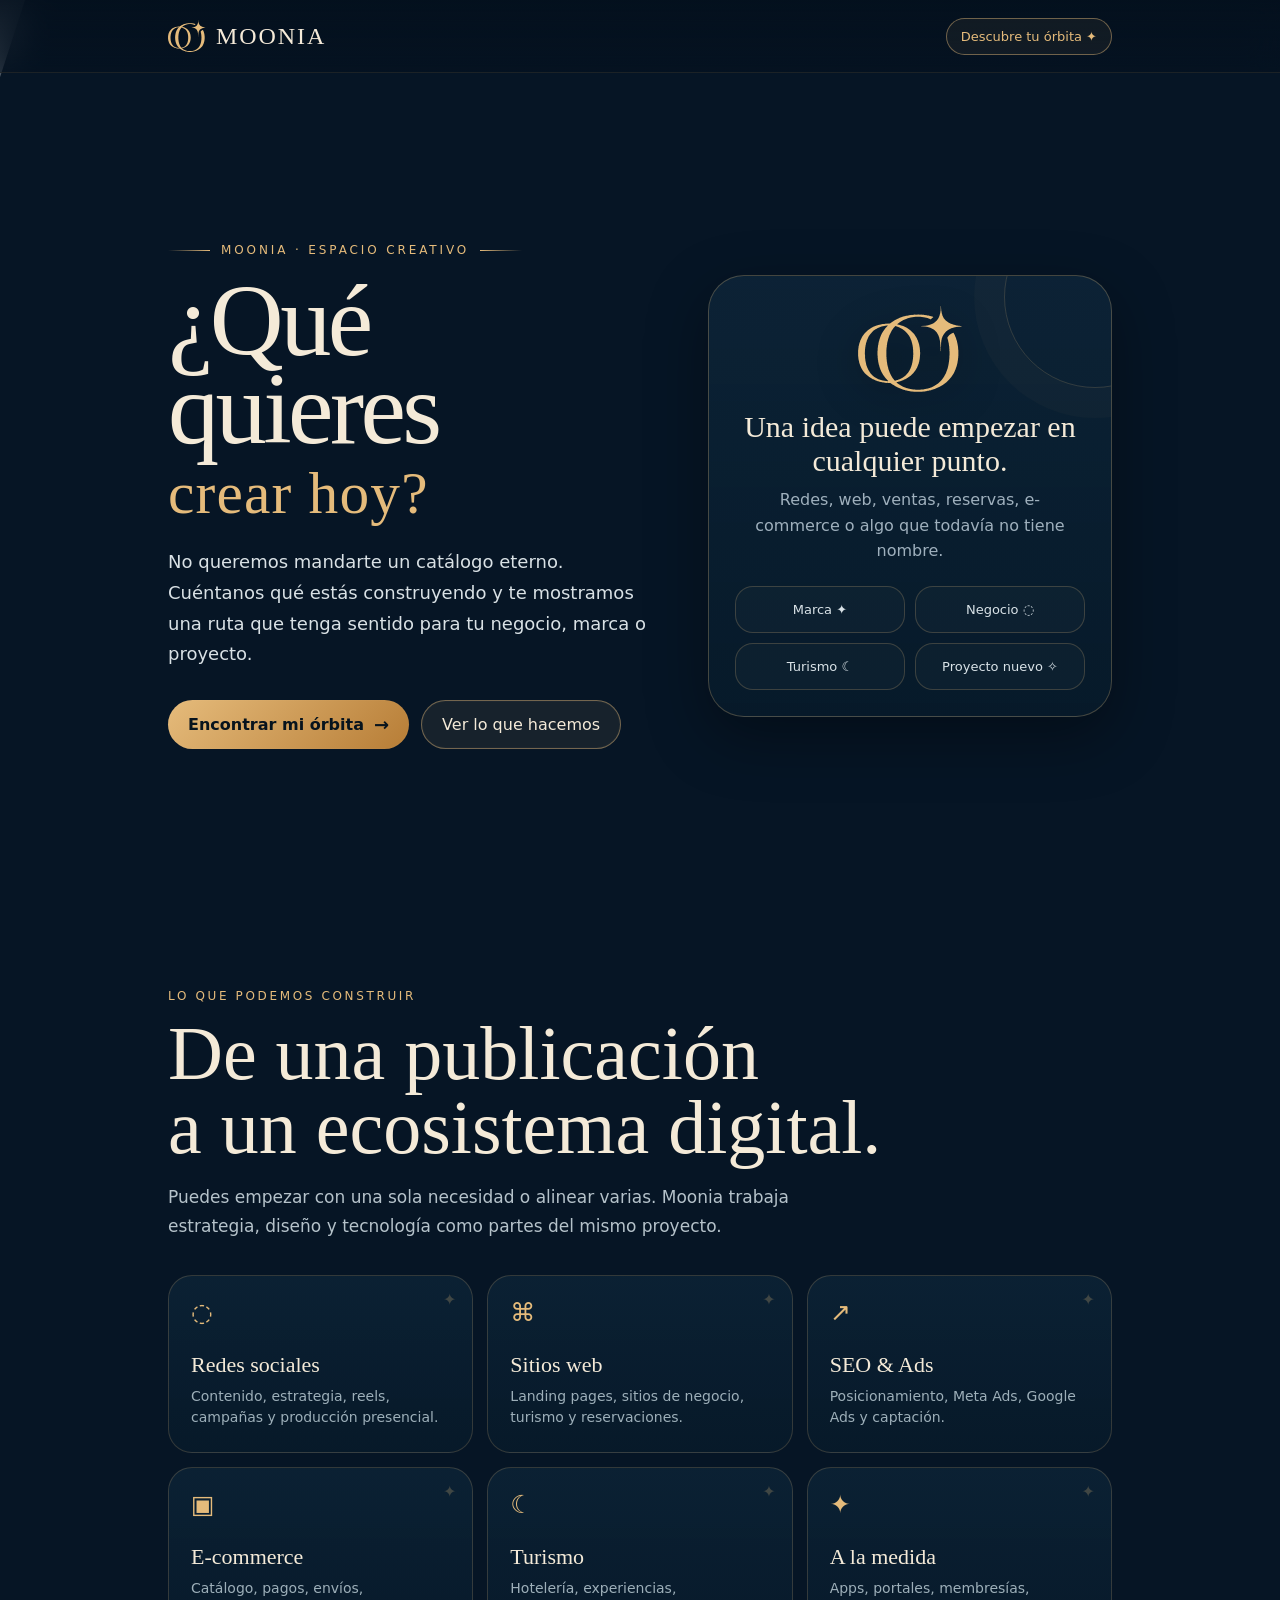
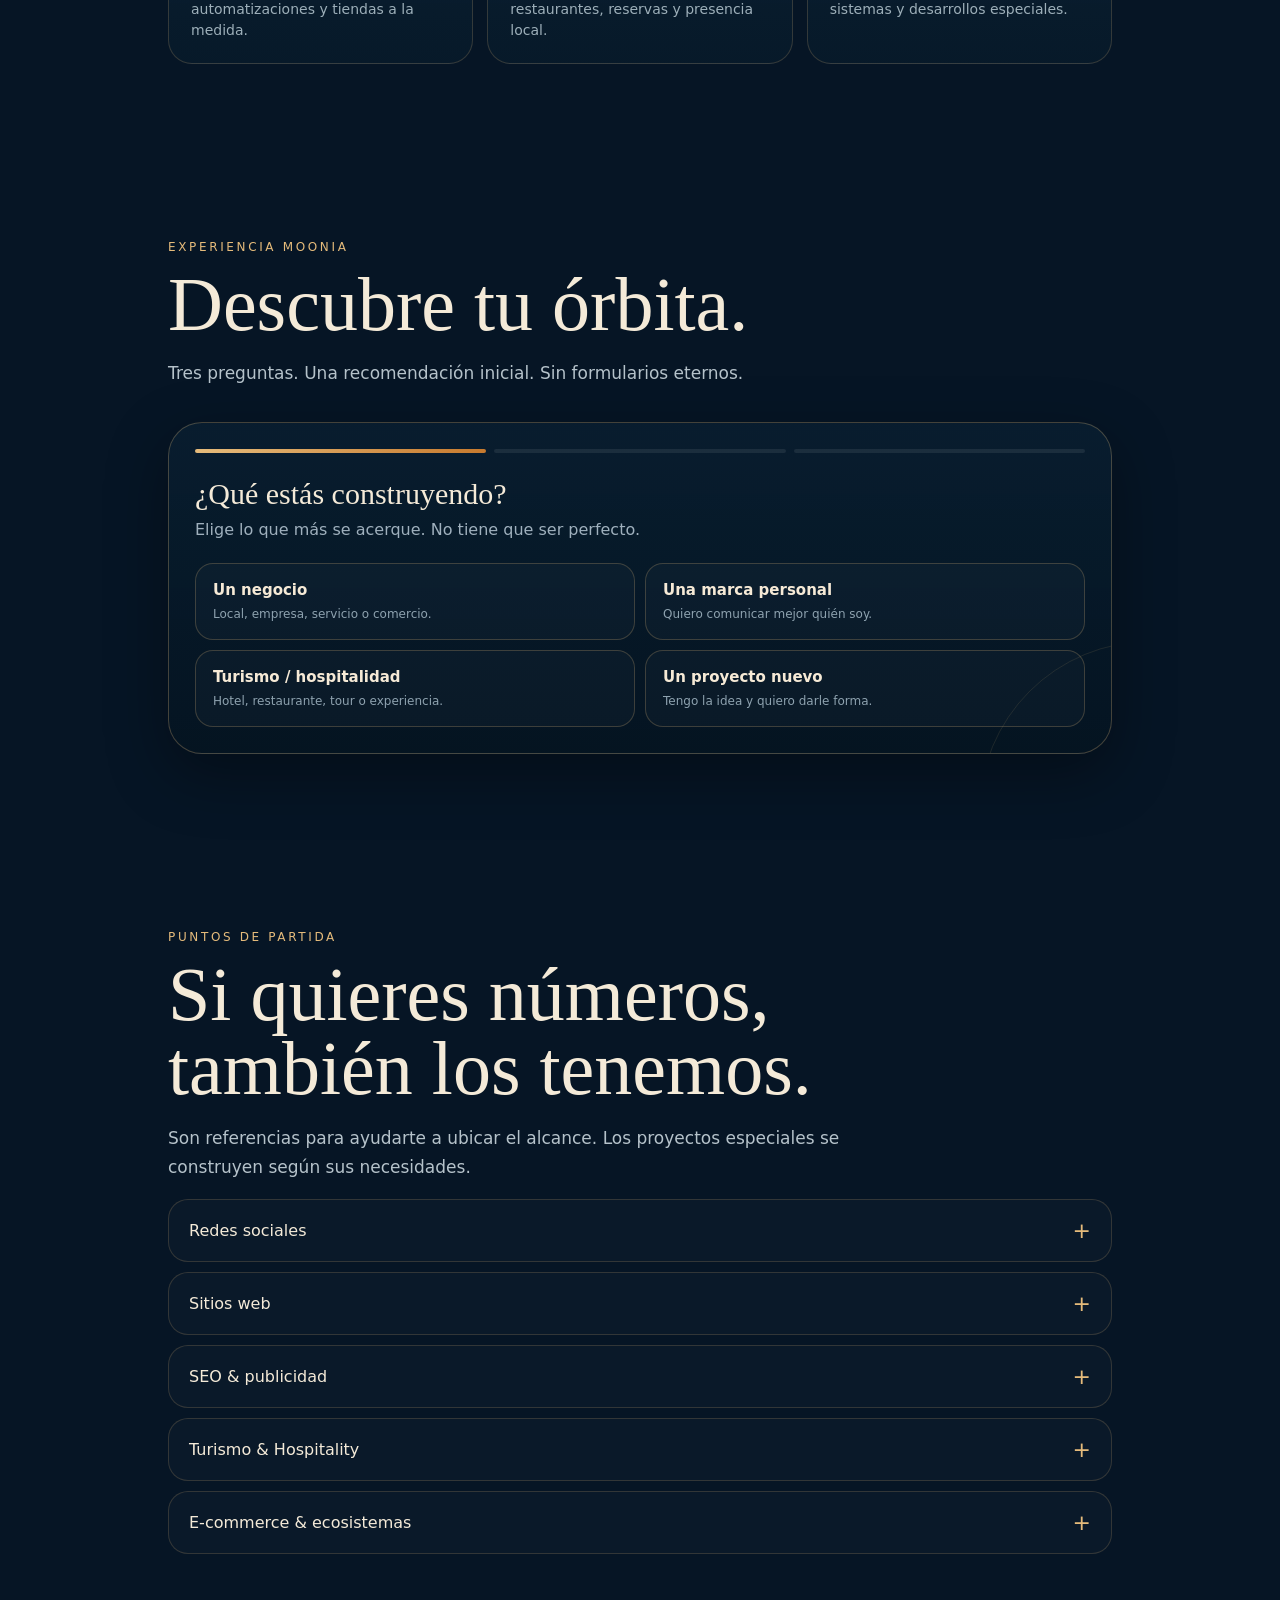
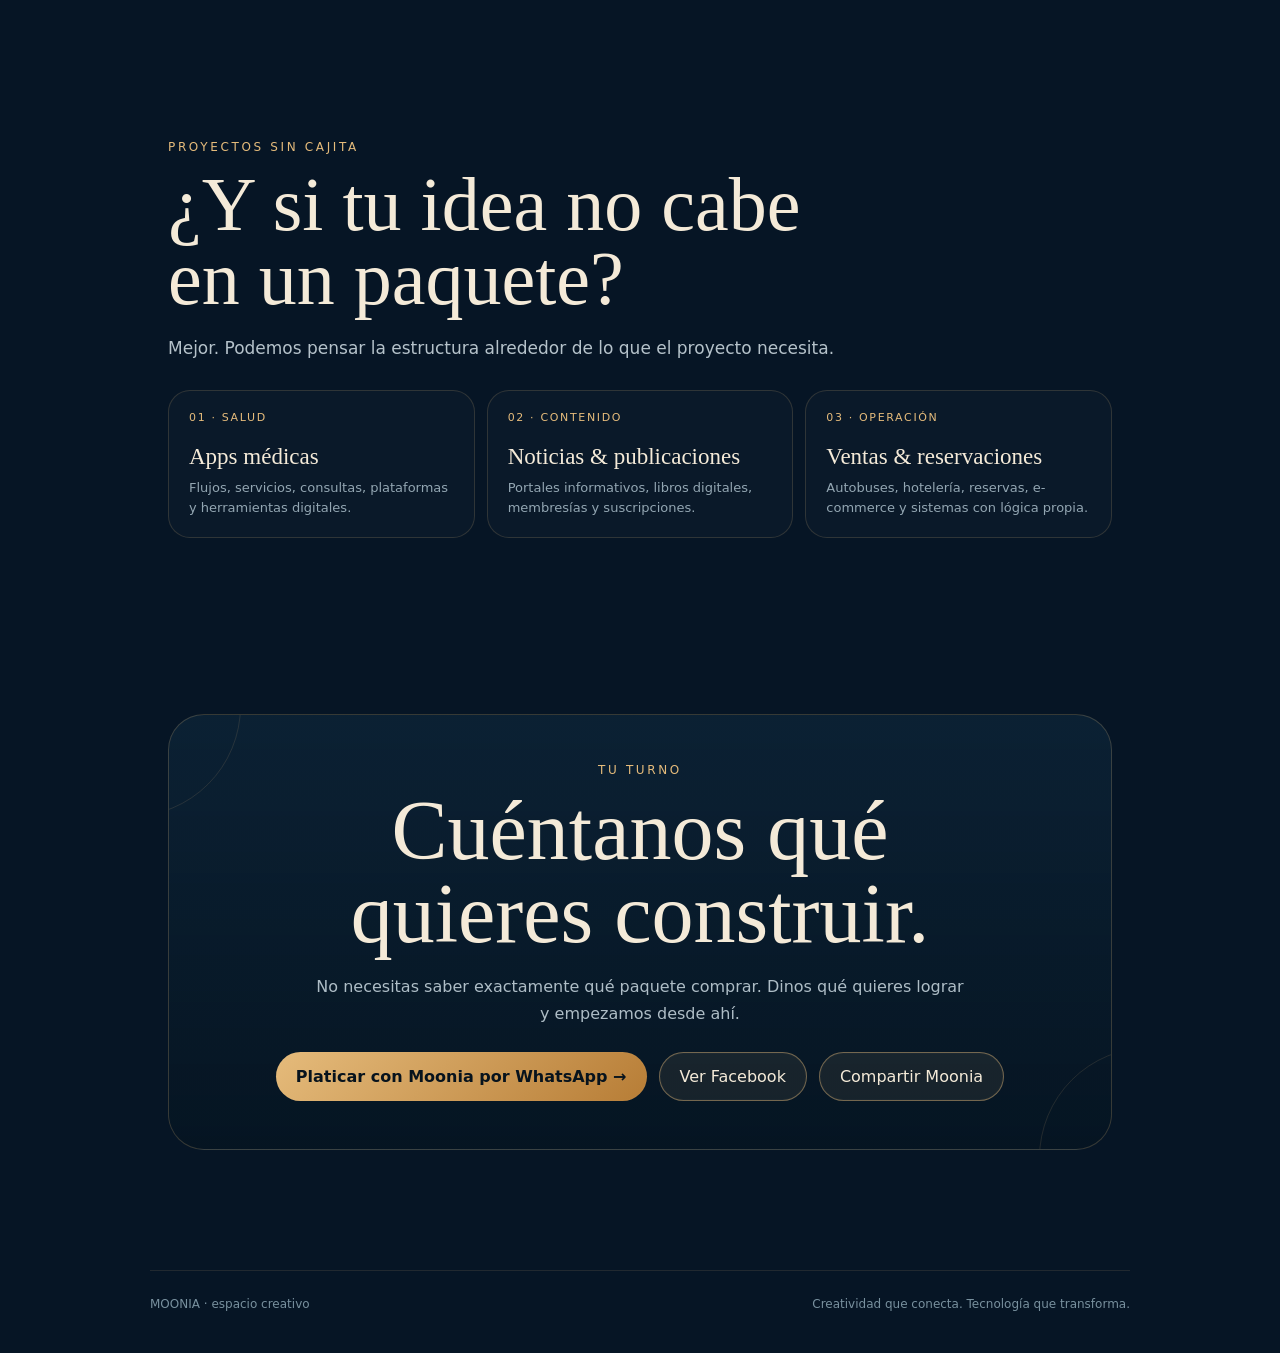
<file: index.html>
<!doctype html>
<html lang="es">
<head>
  <meta charset="utf-8" />
  <meta name="viewport" content="width=device-width, initial-scale=1, viewport-fit=cover" />
  <meta name="theme-color" content="#061525" />
  <meta name="description" content="Descubre qué puede crear Moonia para tu negocio, marca o proyecto." />

  <meta property="og:type" content="website" />
  <meta property="og:site_name" content="Moonia · espacio creativo" />
  <meta property="og:title" content="Moonia · ¿Qué quieres crear hoy?" />
  <meta property="og:description" content="Descubre qué podemos construir para tu negocio, marca o proyecto. Encuentra tu órbita en tres preguntas." />
  <meta property="og:url" content="https://mafvup.github.io/moonia-experience/" />
  <meta property="og:image" content="https://mafvup.github.io/moonia-experience/moonia-preview.png" />
  <meta property="og:image:width" content="1200" />
  <meta property="og:image:height" content="630" />
  <meta property="og:image:alt" content="Moonia · ¿Qué quieres crear hoy?" />

  <meta name="twitter:card" content="summary_large_image" />
  <meta name="twitter:title" content="Moonia · ¿Qué quieres crear hoy?" />
  <meta name="twitter:description" content="Encuentra una ruta para tu negocio, marca o proyecto." />
  <meta name="twitter:image" content="https://mafvup.github.io/moonia-experience/moonia-preview.png" />

  <title>Moonia · ¿Qué quieres crear hoy?</title>
  <link rel="icon" href="moonia-mark.svg" type="image/svg+xml" />
  <link rel="stylesheet" href="styles.css" />
</head>
<body>
  <div class="sky"></div><div class="stars"></div><div class="moon"></div><div class="orbit"></div>

  <div class="loader" id="loader">
    <div class="loader-inner">
      <img class="loader-mark" src="moonia-mark.svg" alt="Símbolo Moonia" />
      <div class="loader-line"></div>
      <div class="loader-copy">Alineando ideas</div>
    </div>
  </div>

  <nav class="nav">
    <div class="shell nav-inner">
      <a class="brand-lockup" href="#inicio" aria-label="Moonia"><img src="moonia-mark.svg" alt="" /><span class="brand-word serif">MOONIA</span></a>
      <a class="nav-cta" href="#orbita">Descubre tu órbita ✦</a>
    </div>
  </nav>

  <main>
    <section class="hero" id="inicio">
      <div class="shell hero-grid">
        <div>
          <div class="eyebrow">Moonia · espacio creativo</div>
          <h1 class="serif">¿Qué quieres<span>crear hoy?</span></h1>
          <p class="hero-lead">No queremos mandarte un catálogo eterno. Cuéntanos qué estás construyendo y te mostramos una ruta que tenga sentido para tu negocio, marca o proyecto.</p>
          <div class="actions">
            <a class="btn primary" href="#orbita">Encontrar mi órbita <span class="arrow">→</span></a>
            <a class="btn" href="#servicios">Ver lo que hacemos</a>
          </div>
        </div>
        <div class="hero-card reveal">
          <img class="hero-mark" src="moonia-mark.svg" alt="Símbolo Moonia" />
          <h3 class="question serif">Una idea puede empezar en cualquier punto.</h3>
          <p>Redes, web, ventas, reservas, e-commerce o algo que todavía no tiene nombre.</p>
          <div class="mini-options"><div class="mini-option">Marca ✦</div><div class="mini-option">Negocio ◌</div><div class="mini-option">Turismo ☾</div><div class="mini-option">Proyecto nuevo ✧</div></div>
        </div>
      </div>
    </section>

    <section id="servicios">
      <div class="shell">
        <div class="section-kicker">Lo que podemos construir</div>
        <h2 class="serif">De una publicación<br>a un ecosistema digital.</h2>
        <p class="section-copy">Puedes empezar con una sola necesidad o alinear varias. Moonia trabaja estrategia, diseño y tecnología como partes del mismo proyecto.</p>
        <div class="services-grid">
          <div class="service reveal"><div class="icon">◌</div><h3>Redes sociales</h3><p>Contenido, estrategia, reels, campañas y producción presencial.</p></div>
          <div class="service reveal"><div class="icon">⌘</div><h3>Sitios web</h3><p>Landing pages, sitios de negocio, turismo y reservaciones.</p></div>
          <div class="service reveal"><div class="icon">↗</div><h3>SEO & Ads</h3><p>Posicionamiento, Meta Ads, Google Ads y captación.</p></div>
          <div class="service reveal"><div class="icon">▣</div><h3>E-commerce</h3><p>Catálogo, pagos, envíos, automatizaciones y tiendas a la medida.</p></div>
          <div class="service reveal"><div class="icon">☾</div><h3>Turismo</h3><p>Hotelería, experiencias, restaurantes, reservas y presencia local.</p></div>
          <div class="service reveal"><div class="icon">✦</div><h3>A la medida</h3><p>Apps, portales, membresías, sistemas y desarrollos especiales.</p></div>
        </div>
      </div>
    </section>

    <section id="orbita">
      <div class="shell">
        <div class="section-kicker">Experiencia Moonia</div>
        <h2 class="serif">Descubre tu órbita.</h2>
        <p class="section-copy">Tres preguntas. Una recomendación inicial. Sin formularios eternos.</p>
        <div class="quiz-wrap reveal">
          <div class="quiz-progress"><span id="p1" class="on"></span><span id="p2"></span><span id="p3"></span></div>
          <div class="quiz-step active" data-step="1">
            <h3 class="quiz-q">¿Qué estás construyendo?</h3><p class="quiz-sub">Elige lo que más se acerque. No tiene que ser perfecto.</p>
            <div class="choice-grid">
              <button class="choice" data-key="type" data-value="negocio"><b>Un negocio</b><small>Local, empresa, servicio o comercio.</small></button>
              <button class="choice" data-key="type" data-value="marca"><b>Una marca personal</b><small>Quiero comunicar mejor quién soy.</small></button>
              <button class="choice" data-key="type" data-value="turismo"><b>Turismo / hospitalidad</b><small>Hotel, restaurante, tour o experiencia.</small></button>
              <button class="choice" data-key="type" data-value="nuevo"><b>Un proyecto nuevo</b><small>Tengo la idea y quiero darle forma.</small></button>
            </div>
          </div>
          <div class="quiz-step" data-step="2">
            <h3 class="quiz-q">¿Qué necesitas lograr primero?</h3><p class="quiz-sub">La prioridad nos ayuda a elegir una ruta.</p>
            <div class="choice-grid">
              <button class="choice" data-key="goal" data-value="redes"><b>Mejorar mis redes</b><small>Contenido, imagen y estrategia.</small></button>
              <button class="choice" data-key="goal" data-value="web"><b>Tener una buena web</b><small>Presencia, información o reservaciones.</small></button>
              <button class="choice" data-key="goal" data-value="ventas"><b>Conseguir clientes / vender</b><small>SEO, anuncios y conversión.</small></button>
              <button class="choice" data-key="goal" data-value="especial"><b>Construir algo especial</b><small>Tienda, sistema, app o plataforma.</small></button>
            </div>
          </div>
          <div class="quiz-step" data-step="3">
            <h3 class="quiz-q">¿En qué momento está tu proyecto?</h3><p class="quiz-sub">Esto cambia cuánto conviene construir desde el inicio.</p>
            <div class="choice-grid">
              <button class="choice" data-key="stage" data-value="inicio"><b>Estoy empezando</b><small>Necesito una base clara y funcional.</small></button>
              <button class="choice" data-key="stage" data-value="operando"><b>Ya está operando</b><small>Quiero mejorar lo que ya tengo.</small></button>
              <button class="choice" data-key="stage" data-value="crecer"><b>Quiero crecer</b><small>Necesito más estructura y resultados.</small></button>
              <button class="choice" data-key="stage" data-value="todo"><b>Quiero alinear todo</b><small>Web, redes, imagen, SEO y estrategia.</small></button>
            </div>
          </div>
          <div class="result" id="result">
            <div class="result-badge">✦ Tu órbita</div>
            <p class="result-intro">Por lo que nos contaste, creemos que este puede ser un buen punto de partida:</p>
            <h3 id="resultName">Moonia Híbrido</h3>
            <div class="result-price" id="resultPrice">$5,900 / mes</div>
            <p id="resultText">Una combinación equilibrada de contenido, estrategia y crecimiento.</p>
            <p class="result-note">No es una decisión definitiva. Podemos ajustar la propuesta a las necesidades reales de tu proyecto.</p>
            <div class="result-actions">
              <a id="resultContact" class="btn primary" href="#" target="_blank" rel="noopener">Platicar con Moonia por WhatsApp →</a>
              <button class="btn" id="restart">Volver a intentar</button>
            </div>
          </div>
        </div>
      </div>
    </section>

    <section id="precios">
      <div class="shell">
        <div class="section-kicker">Puntos de partida</div>
        <h2 class="serif">Si quieres números,<br>también los tenemos.</h2>
        <p class="section-copy">Son referencias para ayudarte a ubicar el alcance. Los proyectos especiales se construyen según sus necesidades.</p>
        <details class="reveal"><summary>Redes sociales</summary><div class="price-list"><div class="price-row"><b>Moonia Digital</b><span>$2,900 / mes</span></div><div class="price-row"><b>Moonia Híbrido</b><span>$5,900 / mes</span></div><div class="price-row"><b>Moonia Presencial</b><span>$9,900 / mes</span></div></div></details>
        <details class="reveal"><summary>Sitios web</summary><div class="price-list"><div class="price-row"><b>Landing turística</b><span>$7,900</span></div><div class="price-row"><b>Sitio negocio</b><span>$13,900</span></div><div class="price-row"><b>Web turismo avanzada</b><span>$18,900</span></div><div class="price-row"><b>Web turismo + reservas</b><span>desde $24,900</span></div><div class="price-row"><b>Página web a la medida</b><span>según necesidades</span></div></div></details>
        <details class="reveal"><summary>SEO & publicidad</summary><div class="price-list"><div class="price-row"><b>SEO Local</b><span>$3,900 / mes</span></div><div class="price-row"><b>SEO Growth</b><span>$6,900 / mes</span></div><div class="price-row"><b>Meta Ads · gestión</b><span>desde $2,500 / mes</span></div><div class="price-row"><b>Google Ads · gestión</b><span>desde $2,900 / mes</span></div><div class="price-row"><b>Meta + Google</b><span>desde $4,500 / mes</span></div></div></details>
        <details class="reveal"><summary>Turismo & Hospitality</summary><div class="price-list"><div class="price-row"><b>Marea</b><span>$7,900 / mes</span></div><div class="price-row"><b>Pleamar</b><span>$12,900 / mes</span></div><div class="price-row"><b>Horizonte</b><span>$19,900 / mes</span></div></div></details>
        <details class="reveal"><summary>E-commerce & ecosistemas</summary><div class="price-list"><div class="price-row"><b>E-commerce Esencial</b><span>desde $35,000</span></div><div class="price-row"><b>E-commerce Plus</b><span>desde $58,000</span></div><div class="price-row"><b>Sicigia · ecosistema digital</b><span>$34,900</span></div></div></details>
      </div>
    </section>

    <section>
      <div class="shell">
        <div class="section-kicker">Proyectos sin cajita</div>
        <h2 class="serif">¿Y si tu idea no cabe<br>en un paquete?</h2>
        <p class="section-copy">Mejor. Podemos pensar la estructura alrededor de lo que el proyecto necesita.</p>
        <div class="proof-grid">
          <div class="proof reveal"><div class="num">01 · SALUD</div><h3>Apps médicas</h3><p>Flujos, servicios, consultas, plataformas y herramientas digitales.</p></div>
          <div class="proof reveal"><div class="num">02 · CONTENIDO</div><h3>Noticias & publicaciones</h3><p>Portales informativos, libros digitales, membresías y suscripciones.</p></div>
          <div class="proof reveal"><div class="num">03 · OPERACIÓN</div><h3>Ventas & reservaciones</h3><p>Autobuses, hotelería, reservas, e-commerce y sistemas con lógica propia.</p></div>
        </div>
      </div>
    </section>

    <section class="final">
      <div class="shell">
        <div class="final-card reveal">
          <div class="section-kicker">Tu turno</div>
          <h2 class="serif">Cuéntanos qué<br>quieres construir.</h2>
          <p>No necesitas saber exactamente qué paquete comprar. Dinos qué quieres lograr y empezamos desde ahí.</p>
          <div class="actions" style="justify-content:center">
            <a class="btn primary" id="mainWhatsApp" href="#" target="_blank" rel="noopener">Platicar con Moonia por WhatsApp →</a>
            <a class="btn" href="https://www.facebook.com/profile.php?id=61592431890783" target="_blank" rel="noopener">Ver Facebook</a>
            <button class="btn" id="shareBtn">Compartir Moonia</button>
          </div>
        </div>
      </div>
    </section>
  </main>

  <footer class="shell footer"><span>MOONIA · espacio creativo</span><span>Creatividad que conecta. Tecnología que transforma.</span></footer>
  <div class="toast" id="toast">Listo ✦</div>
<script src="app.js"></script>
</body>
</html>
</file>
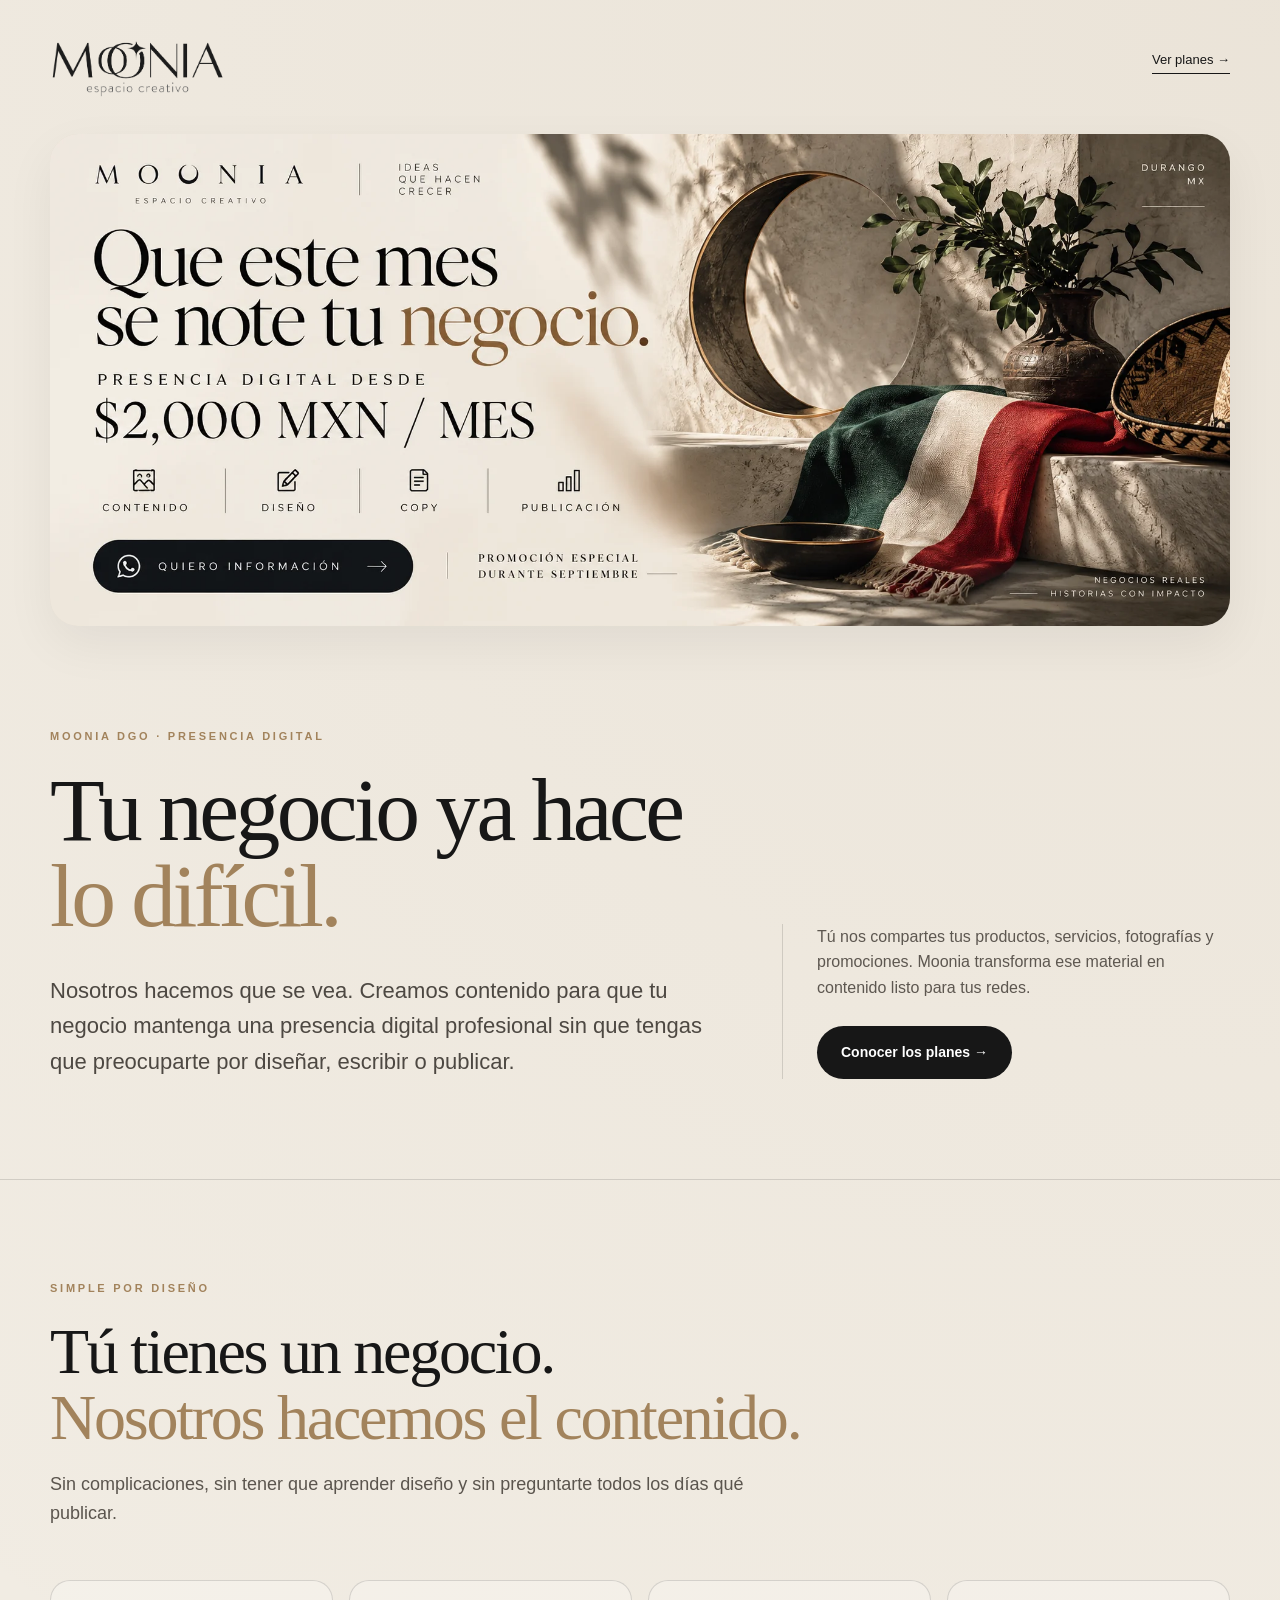
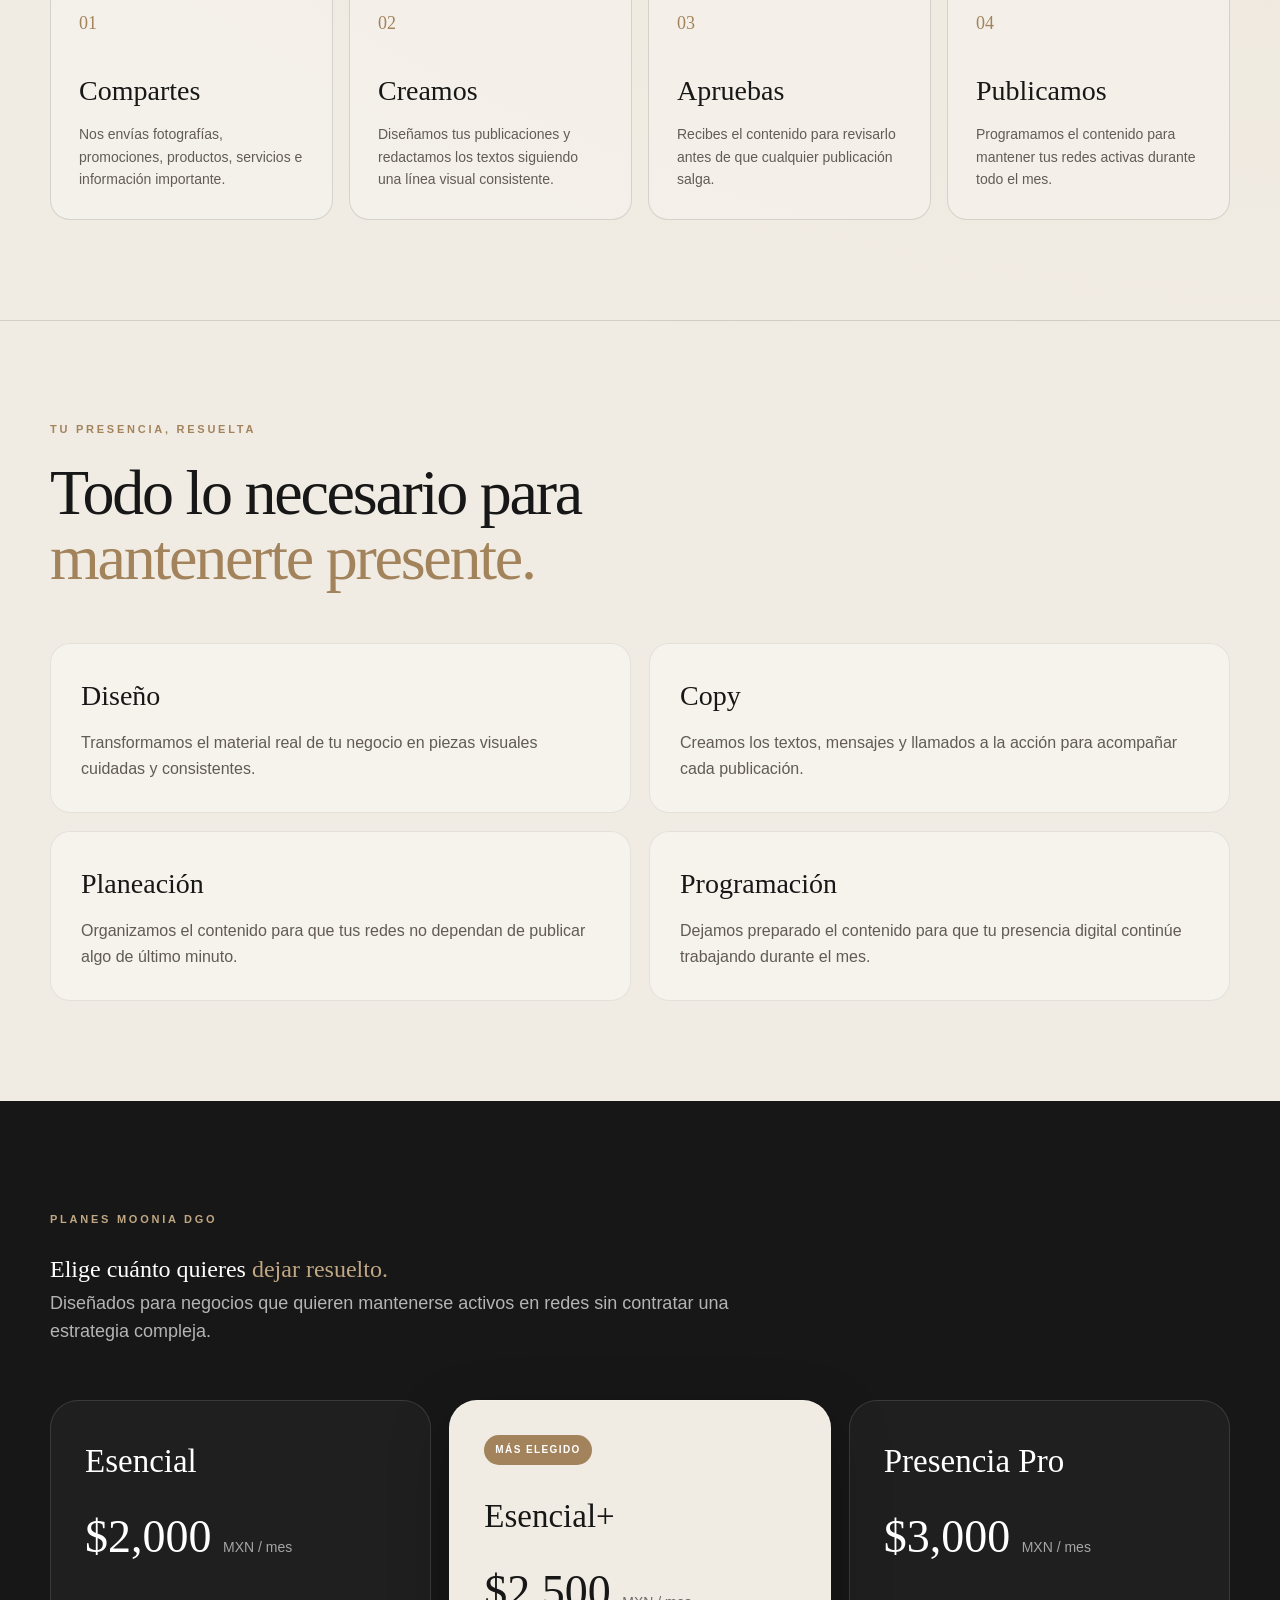
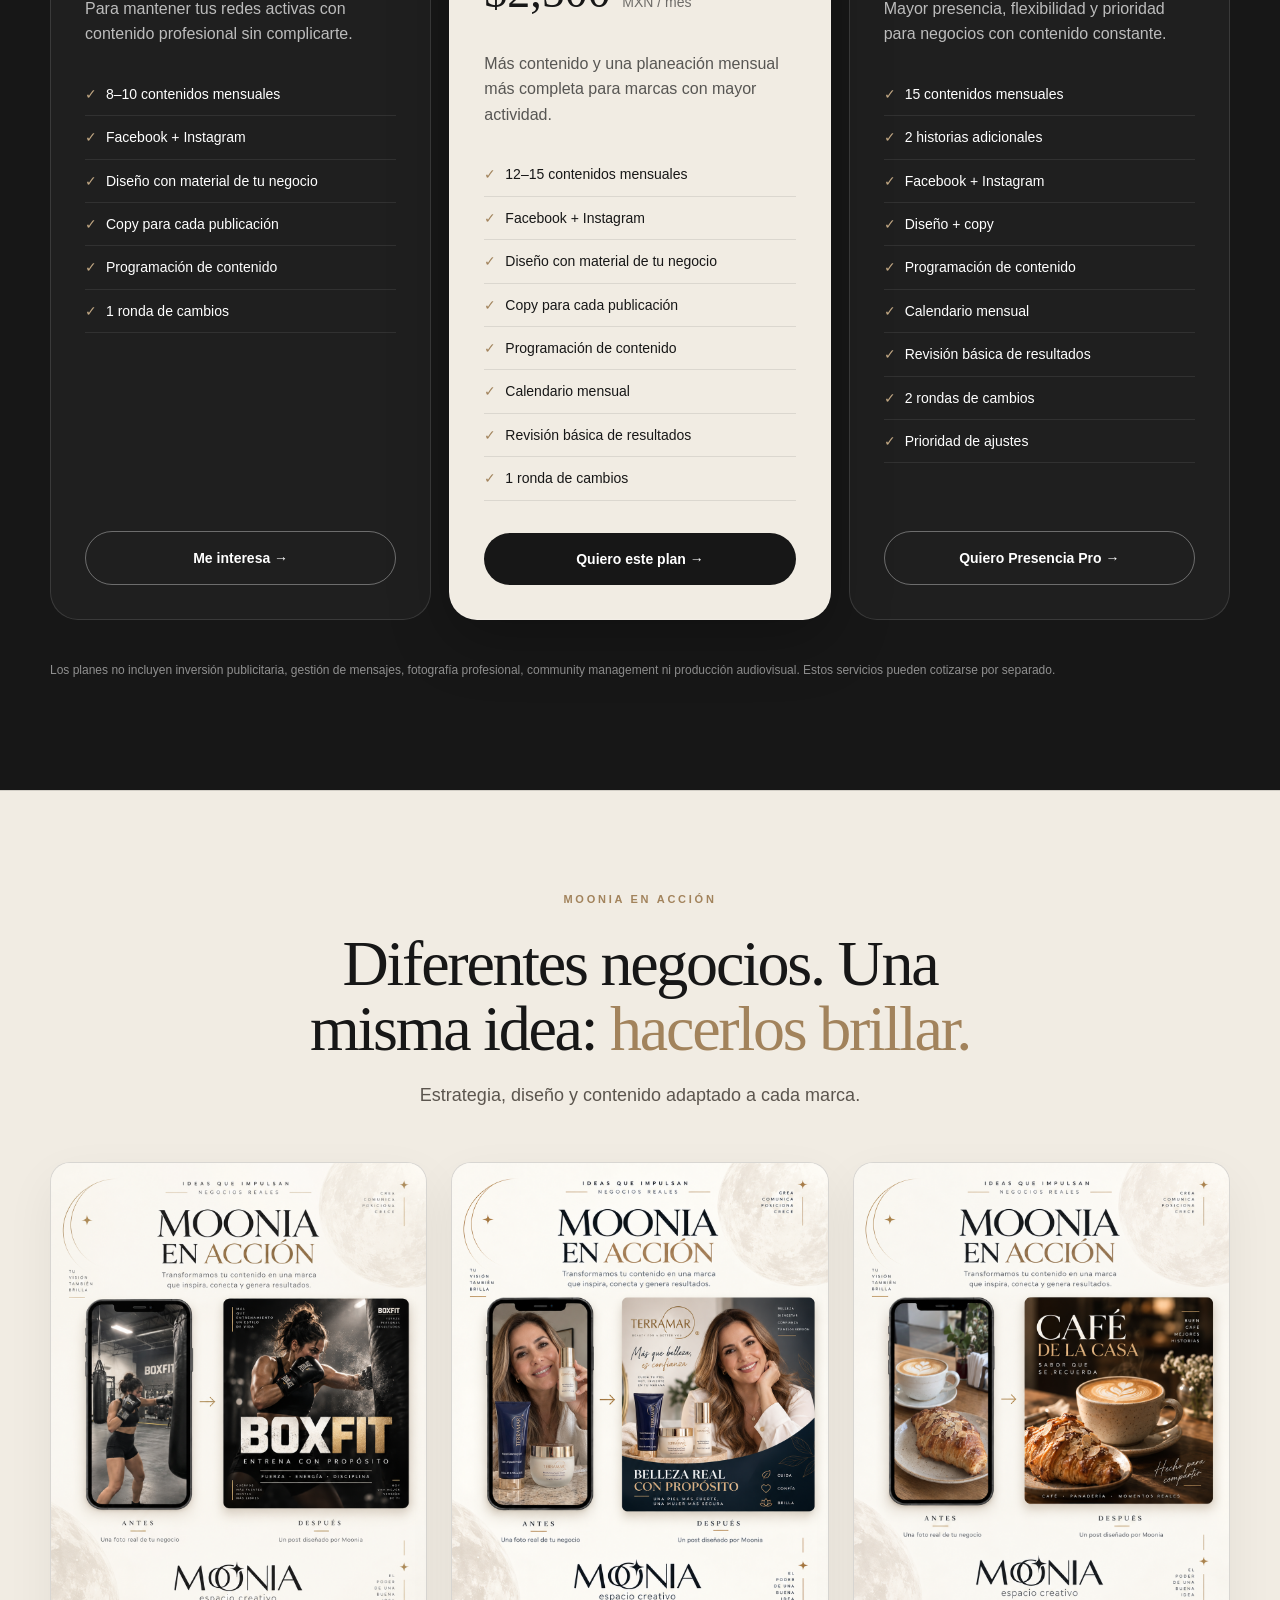
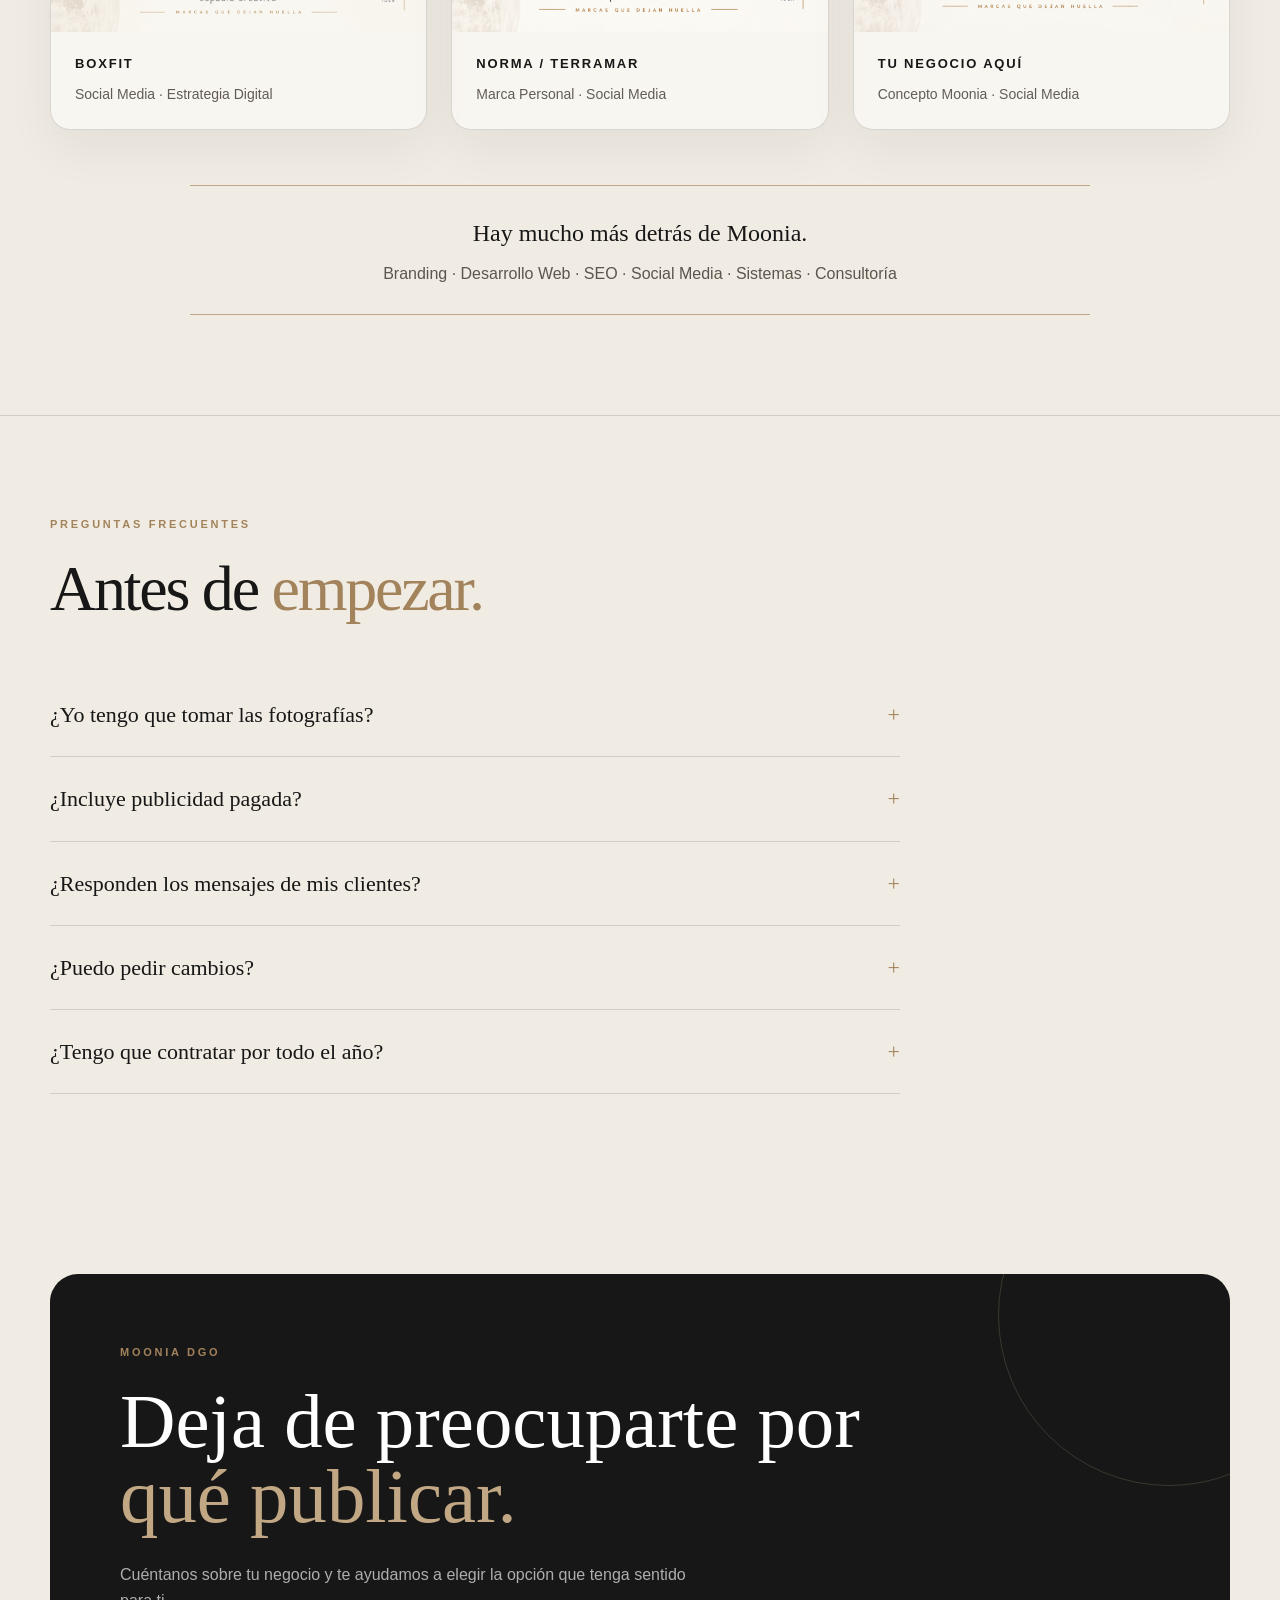
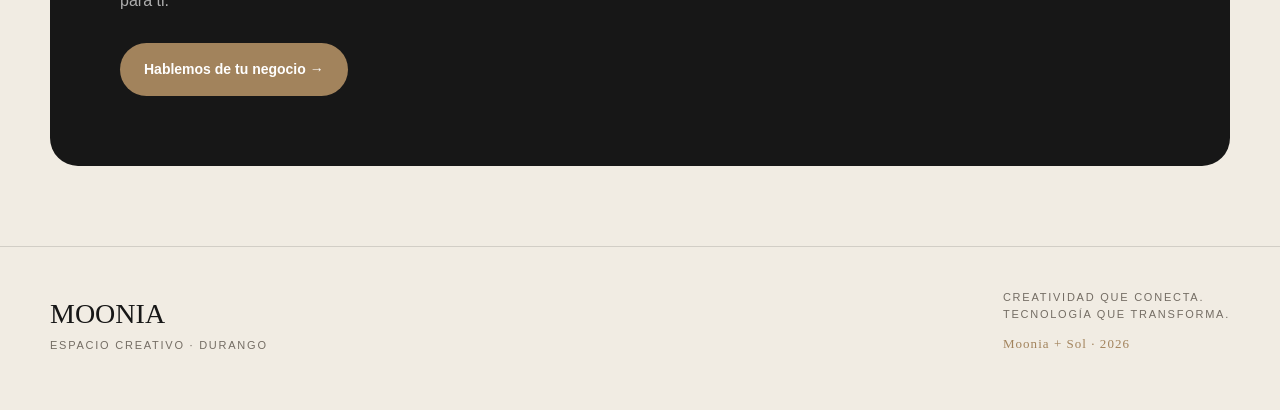
<file: dgo/index.html>
<!DOCTYPE html>
<html lang="es">
<head>
  <meta charset="UTF-8">
  <meta name="viewport" content="width=device-width, initial-scale=1.0">

  <meta
    name="description"
    content="Moonia DGO. Contenido, diseño, copy y publicación para las redes sociales de tu negocio."
  >

  <title>Moonia DGO | Redes sociales para tu negocio</title>

  <style>
    :root {
      --cream: #f1ece3;
      --cream-dark: #e5ddd1;
      --charcoal: #171717;
      --charcoal-soft: #262626;
      --gold: #a2835c;
      --gold-light: #c1a783;
      --white: #ffffff;
      --line: rgba(23, 23, 23, 0.14);

      --radius-lg: 28px;
      --radius-md: 20px;
      --radius-sm: 14px;

      --shadow:
        0 18px 50px rgba(0, 0, 0, 0.06);
    }

    * {
      box-sizing: border-box;
      margin: 0;
      padding: 0;
    }

    html {
      scroll-behavior: smooth;
    }

    body {
      background:
        radial-gradient(
          circle at top right,
          rgba(162, 131, 92, 0.08),
          transparent 30%
        ),
        var(--cream);

      color: var(--charcoal);
      font-family:
        Inter,
        Arial,
        Helvetica,
        sans-serif;

      line-height: 1.6;
      overflow-x: hidden;
    }

    img {
      max-width: 100%;
      display: block;
    }

    a {
      color: inherit;
    }

    .container {
      width: min(1180px, calc(100% - 40px));
      margin: 0 auto;
    }

    /* =========================
       HEADER
    ========================== */

    .header {
      padding: 26px 0 18px;
    }

    .header-inner {
      display: flex;
      justify-content: space-between;
      align-items: center;
      gap: 20px;
    }

    .brand {
      display: flex;
      align-items: center;
      gap: 12px;
      text-decoration: none;
    }

    .brand-mark {
      width: 36px;
      height: 36px;
      border: 1px solid var(--gold);
      border-radius: 50%;
      position: relative;
      flex-shrink: 0;
    }

    .brand-mark::after {
      content: "";
      position: absolute;
      width: 25px;
      height: 25px;
      border-radius: 50%;
      background: var(--cream);
      top: 2px;
      left: 10px;
    }

    .brand-name {
      font-size: 14px;
      font-weight: 700;
      letter-spacing: 0.22em;
    }

    .brand-logo {
  display: block;
  width: 175px;
  height: auto;
  object-fit: contain;
}

    .brand-subtitle {
      font-size: 9px;
      letter-spacing: 0.24em;
      color: #6b645d;
      text-transform: uppercase;
    }

    .header-cta {
      text-decoration: none;
      border-bottom: 1px solid var(--charcoal);
      font-size: 13px;
      padding-bottom: 3px;
    }

    /* =========================
       PROMO
    ========================== */

    .promo {
      margin: 18px 0 72px;
      overflow: hidden;
      border-radius: var(--radius-lg);
      box-shadow: var(--shadow);
      background: var(--cream-dark);
    }

    .promo picture,
    .promo img {
      width: 100%;
    }

    /* =========================
       HERO
    ========================== */

    .hero {
      padding: 30px 0 100px;
      display: grid;
      grid-template-columns: 1.2fr 0.8fr;
      gap: 60px;
      align-items: end;
    }

    .eyebrow {
      font-size: 11px;
      font-weight: 700;
      letter-spacing: 0.25em;
      text-transform: uppercase;
      color: var(--gold);
      margin-bottom: 22px;
    }

    h1,
    h2,
    h3,
    .price {
      font-family:
        Georgia,
        "Times New Roman",
        serif;
      font-weight: normal;
    }

    h1 {
      font-size: clamp(52px, 7vw, 96px);
      line-height: 0.96;
      letter-spacing: -0.04em;
      margin-bottom: 34px;
    }

    .gold {
      color: var(--gold);
    }

    .hero-copy {
      font-size: clamp(18px, 2vw, 22px);
      max-width: 700px;
      color: #4d4842;
    }

    .hero-side {
      border-left: 1px solid var(--line);
      padding-left: 34px;
    }

    .hero-side p {
      font-size: 16px;
      color: #5d5750;
      margin-bottom: 26px;
    }

    /* =========================
       BUTTONS
    ========================== */

    .btn {
      display: inline-flex;
      align-items: center;
      justify-content: center;
      gap: 10px;

      padding: 15px 24px;
      border-radius: 999px;

      text-decoration: none;
      font-size: 14px;
      font-weight: 700;

      transition:
        transform 0.25s ease,
        opacity 0.25s ease,
        background 0.25s ease;
    }

    .btn:hover {
      transform: translateY(-2px);
    }

    .btn-dark {
      background: var(--charcoal);
      color: var(--white);
    }

    .btn-gold {
      background: var(--gold);
      color: var(--white);
    }

    .btn-outline {
      border: 1px solid rgba(255,255,255,.35);
      color: var(--white);
    }

    /* =========================
       GENERIC SECTION
    ========================== */

    .section {
      padding: 100px 0;
      border-top: 1px solid var(--line);
    }

    .section-header {
      max-width: 760px;
      margin-bottom: 52px;
    }

    .section h2 {
      font-size: clamp(38px, 5vw, 66px);
      line-height: 1.02;
      letter-spacing: -0.035em;
      margin-bottom: 20px;
    }

    .section-lead {
      font-size: 18px;
      color: #5b554e;
      max-width: 700px;
    }

    /* =========================
       HOW IT WORKS
    ========================== */

    .steps {
      display: grid;
      grid-template-columns: repeat(4, 1fr);
      gap: 16px;
    }

    .step {
      min-height: 240px;
      padding: 28px;
      border: 1px solid var(--line);
      border-radius: var(--radius-md);
      background: rgba(255, 255, 255, 0.26);

      display: flex;
      flex-direction: column;
      justify-content: space-between;

      transition:
        transform 0.25s ease,
        background 0.25s ease;
    }

    .step:hover {
      transform: translateY(-4px);
      background: rgba(255,255,255,.5);
    }

    .step-number {
      font-family: Georgia, serif;
      font-size: 18px;
      color: var(--gold);
    }

    .step h3 {
      font-size: 28px;
      margin-bottom: 10px;
    }

    .step p {
      color: #625c55;
      font-size: 14px;
    }

    /* =========================
       BENEFITS
    ========================== */

    .benefits {
      display: grid;
      grid-template-columns: repeat(2, 1fr);
      gap: 18px;
    }

    .benefit {
      background: rgba(255,255,255,.34);
      border-radius: var(--radius-md);
      padding: 30px;
      border: 1px solid rgba(0,0,0,.07);
    }

    .benefit-title {
      font-family: Georgia, serif;
      font-size: 28px;
      margin-bottom: 12px;
    }

    .benefit p {
      color: #615b54;
    }

    /* =========================
       PLANS
    ========================== */

    .plans-section {
      background: var(--charcoal);
      color: var(--white);
      padding: 110px 0;
    }

    .plans-section .eyebrow {
      color: var(--gold-light);
    }

    .plans-section .section-lead {
      color: rgba(255,255,255,.68);
    }

    .plans {
      display: grid;
      grid-template-columns: repeat(3, 1fr);
      gap: 18px;
      margin-top: 54px;
    }

    .plan {
      position: relative;
      padding: 34px;
      border-radius: var(--radius-lg);
      border: 1px solid rgba(255,255,255,.12);
      background: rgba(255,255,255,.035);

      display: flex;
      flex-direction: column;

      min-height: 590px;
    }

    .plan-featured {
      background: var(--cream);
      color: var(--charcoal);
      transform: translateY(-18px);
      box-shadow: 0 20px 60px rgba(0,0,0,.25);
    }

    .badge {
      display: inline-block;
      align-self: flex-start;
      background: var(--gold);
      color: var(--white);
      padding: 7px 11px;
      border-radius: 999px;
      font-size: 10px;
      letter-spacing: 0.14em;
      font-weight: 800;
      text-transform: uppercase;
      margin-bottom: 25px;
    }

    .plan-name {
      font-family: Georgia, serif;
      font-size: 33px;
      margin-bottom: 12px;
    }

    .price {
      font-size: 46px;
      margin-bottom: 4px;
    }

    .price span {
      font-family: Arial, sans-serif;
      font-size: 14px;
      opacity: .6;
    }

    .plan-description {
      margin: 18px 0 26px;
      opacity: .7;
      min-height: 50px;
    }

    .plan ul {
      list-style: none;
      margin-bottom: 32px;
      flex-grow: 1;
    }

    .plan li {
      padding: 10px 0;
      border-bottom: 1px solid rgba(255,255,255,.08);
      font-size: 14px;
    }

    .plan-featured li {
      border-bottom-color: rgba(0,0,0,.09);
    }

    .plan li::before {
      content: "✓";
      color: var(--gold-light);
      margin-right: 9px;
    }

    .plan-featured li::before {
      color: var(--gold);
    }

    .plan-featured .btn {
      background: var(--charcoal);
      color: var(--white);
    }

    .plans-note {
      margin-top: 40px;
      color: rgba(255,255,255,.52);
      font-size: 12px;
      line-height: 1.7;
    }

    /* =========================
       MOONIA EN ACCIÓN
    ========================== */

    .moon-action .section-header {
      margin-left: auto;
      margin-right: auto;
      text-align: center;
    }

    .moon-action .section-lead {
      margin: 0 auto;
    }

    .work-grid {
      display: grid;
      grid-template-columns: repeat(3, minmax(0, 1fr));
      gap: 24px;
    }

    .work-card {
      min-width: 0;
      overflow: hidden;
      background: rgba(255,255,255,.5);
      border: 1px solid var(--line);
      border-radius: var(--radius-md);
      box-shadow: var(--shadow);
      transition: transform .35s ease, box-shadow .35s ease;
    }

    .work-card:hover {
      transform: translateY(-6px);
      box-shadow: 0 24px 60px rgba(0,0,0,.10);
    }

    .work-card img {
      width: 100%;
      height: auto;
    }

    .work-meta {
      padding: 22px 24px 24px;
    }

    .work-meta h3 {
      margin-bottom: 8px;
      font-family: Inter, Arial, Helvetica, sans-serif;
      font-size: 13px;
      font-weight: 700;
      letter-spacing: .14em;
    }

    .work-meta p {
      font-size: 14px;
      color: #625c55;
    }

    .more-work {
      max-width: 900px;
      margin: 55px auto 0;
      padding: 28px 20px;
      text-align: center;
      border-top: 1px solid var(--gold-light);
      border-bottom: 1px solid var(--gold-light);
      color: #5b554e;
    }

    .more-work strong {
      display: block;
      margin-bottom: 8px;
      font-family: Georgia, "Times New Roman", serif;
      font-size: 24px;
      font-weight: normal;
      color: var(--charcoal);
    }

    @media (max-width: 900px) {
      .work-grid {
        grid-template-columns: 1fr;
        max-width: 620px;
        margin: 0 auto;
      }
    }
    /* =========================
       FAQ
    ========================== */

    .faq {
      max-width: 850px;
    }

    details {
      border-bottom: 1px solid var(--line);
      padding: 24px 0;
    }

    summary {
      cursor: pointer;
      font-family: Georgia, serif;
      font-size: 22px;
      list-style: none;
    }

    summary::-webkit-details-marker {
      display: none;
    }

    summary::after {
      content: "+";
      float: right;
      color: var(--gold);
    }

    details[open] summary::after {
      content: "−";
    }

    details p {
      padding-top: 16px;
      color: #645d55;
      max-width: 720px;
    }

    /* =========================
       CTA
    ========================== */

    .final-cta {
      margin: 80px 0;
      padding: 70px;
      background: var(--charcoal);
      color: var(--white);
      border-radius: var(--radius-lg);
      position: relative;
      overflow: hidden;
    }

    .final-cta::after {
      content: "";
      position: absolute;
      width: 340px;
      height: 340px;
      border-radius: 50%;
      border: 1px solid rgba(193,167,131,.22);
      right: -110px;
      top: -130px;
    }

    .final-cta h2 {
      position: relative;
      z-index: 2;
      max-width: 800px;
      font-size: clamp(42px, 6vw, 78px);
      line-height: .98;
      margin-bottom: 28px;
    }

    .final-cta p {
      position: relative;
      z-index: 2;
      color: rgba(255,255,255,.65);
      max-width: 570px;
      margin-bottom: 30px;
    }

    .final-cta .btn {
      position: relative;
      z-index: 2;
    }

    /* =========================
       FOOTER
    ========================== */

    footer {
      border-top: 1px solid var(--line);
      padding: 42px 0 55px;
    }

    .footer-inner {
      display: flex;
      justify-content: space-between;
      align-items: flex-end;
      gap: 30px;
    }

    .footer-brand {
      font-family: Georgia, serif;
      font-size: 28px;
    }

    .footer-copy {
      font-size: 11px;
      text-transform: uppercase;
      letter-spacing: .16em;
      color: #746d64;
    }

    .footer-credit {
      margin-top: 10px;
      font-family: Georgia, "Times New Roman", serif;
      font-size: 13px;
      letter-spacing: .08em;
      color: var(--gold);
    }

    /* =========================
       ANIMATION
    ========================== */

    .reveal {
      opacity: 0;
      transform: translateY(20px);
      transition:
        opacity .7s ease,
        transform .7s ease;
    }

    .reveal.visible {
      opacity: 1;
      transform: translateY(0);
    }

    /* =========================
       MOBILE
    ========================== */

    @media (max-width: 900px) {

      .hero {
        grid-template-columns: 1fr;
        gap: 40px;
      }

      .hero-side {
        border-left: 0;
        border-top: 1px solid var(--line);
        padding-left: 0;
        padding-top: 30px;
      }

      .steps,
      .plans {
        grid-template-columns: 1fr 1fr;
      }

      .plan-featured {
        transform: none;
      }
    }

    @media (max-width: 650px) {

      .container {
        width: min(100% - 28px, 1180px);
      }

      .brand-logo {
  width: 145px;
}

      .header {
        padding-top: 18px;
      }

      .header-cta {
        display: none;
      }

      .promo {
        margin-bottom: 50px;
        border-radius: 20px;
      }

      .hero {
        padding-top: 10px;
        padding-bottom: 70px;
      }

      h1 {
        font-size: clamp(48px, 15vw, 72px);
      }

      .hero-copy {
        font-size: 17px;
      }

      .section {
        padding: 72px 0;
      }

      .steps,
      .benefits,
      .plans {
        grid-template-columns: 1fr;
      }

      .step {
        min-height: 200px;
      }

      .plans-section {
        padding: 80px 0;
      }

      .plan {
        min-height: auto;
      }

      .final-cta {
        padding: 44px 26px;
        margin: 50px 0;
      }

      .footer-inner {
        flex-direction: column;
        align-items: flex-start;
      }
    }
  </style>
</head>

<body>

  <!-- =========================
       HEADER
  ========================== -->

  <header class="header">
    <div class="container header-inner">

    <a href="#" class="brand" aria-label="Moonia Espacio Creativo">
  <img
    src="assets/logo-moonia.png"
    alt="Moonia Espacio Creativo"
    class="brand-logo"
  >
</a>

      <a href="#planes" class="header-cta">
        Ver planes →
      </a>

    </div>
  </header>


  <main>

    <!-- =========================
         BANNER PROMOCIONAL
    ========================== -->

    <section class="container">

      <div class="promo">

        <picture>

          <source
            media="(max-width: 700px)"
            srcset="assets/promo-mobile.webp"
          >

          <img
            src="assets/promo-desktop.webp"
            alt="Promoción actual Moonia Durango"
          >

        </picture>

      </div>

    </section>


    <!-- =========================
         HERO
    ========================== -->

    <section class="container hero reveal">

      <div>

        <div class="eyebrow">
          MOONIA DGO · PRESENCIA DIGITAL
        </div>

        <h1>
          Tu negocio ya hace
          <span class="gold">lo difícil.</span>
        </h1>

        <p class="hero-copy">
          Nosotros hacemos que se vea.
          Creamos contenido para que tu negocio mantenga
          una presencia digital profesional sin que tengas
          que preocuparte por diseñar, escribir o publicar.
        </p>

      </div>

      <div class="hero-side">

        <p>
          Tú nos compartes tus productos, servicios,
          fotografías y promociones.
          Moonia transforma ese material en contenido
          listo para tus redes.
        </p>

        <a
          href="#planes"
          class="btn btn-dark"
        >
          Conocer los planes →
        </a>

      </div>

    </section>


    <!-- =========================
         CÓMO FUNCIONA
    ========================== -->

    <section class="section">

      <div class="container">

        <div class="section-header reveal">

          <div class="eyebrow">
            SIMPLE POR DISEÑO
          </div>

          <h2>
            Tú tienes un negocio.<br>
            <span class="gold">Nosotros hacemos el contenido.</span>
          </h2>

          <p class="section-lead">
            Sin complicaciones, sin tener que aprender diseño
            y sin preguntarte todos los días qué publicar.
          </p>

        </div>

        <div class="steps">

          <article class="step reveal">

            <span class="step-number">01</span>

            <div>
              <h3>Compartes</h3>
              <p>
                Nos envías fotografías, promociones,
                productos, servicios e información importante.
              </p>
            </div>

          </article>


          <article class="step reveal">

            <span class="step-number">02</span>

            <div>
              <h3>Creamos</h3>
              <p>
                Diseñamos tus publicaciones y redactamos
                los textos siguiendo una línea visual consistente.
              </p>
            </div>

          </article>


          <article class="step reveal">

            <span class="step-number">03</span>

            <div>
              <h3>Apruebas</h3>
              <p>
                Recibes el contenido para revisarlo antes
                de que cualquier publicación salga.
              </p>
            </div>

          </article>


          <article class="step reveal">

            <span class="step-number">04</span>

            <div>
              <h3>Publicamos</h3>
              <p>
                Programamos el contenido para mantener
                tus redes activas durante todo el mes.
              </p>
            </div>

          </article>

        </div>

      </div>

    </section>


    <!-- =========================
         QUÉ RECIBES
    ========================== -->

    <section class="section">

      <div class="container">

        <div class="section-header reveal">

          <div class="eyebrow">
            TU PRESENCIA, RESUELTA
          </div>

          <h2>
            Todo lo necesario para
            <span class="gold">mantenerte presente.</span>
          </h2>

        </div>


        <div class="benefits">

          <article class="benefit reveal">

            <div class="benefit-title">
              Diseño
            </div>

            <p>
              Transformamos el material real de tu negocio
              en piezas visuales cuidadas y consistentes.
            </p>

          </article>


          <article class="benefit reveal">

            <div class="benefit-title">
              Copy
            </div>

            <p>
              Creamos los textos, mensajes y llamados a la acción
              para acompañar cada publicación.
            </p>

          </article>


          <article class="benefit reveal">

            <div class="benefit-title">
              Planeación
            </div>

            <p>
              Organizamos el contenido para que tus redes no dependan
              de publicar algo de último minuto.
            </p>

          </article>


          <article class="benefit reveal">

            <div class="benefit-title">
              Programación
            </div>

            <p>
              Dejamos preparado el contenido para que tu presencia
              digital continúe trabajando durante el mes.
            </p>

          </article>

        </div>

      </div>

    </section>


    <!-- =========================
         PLANES
    ========================== -->

    <section
      class="plans-section"
      id="planes"
    >

      <div class="container">

        <div class="section-header reveal">

          <div class="eyebrow">
            PLANES MOONIA DGO
          </div>

          <h2>
            Elige cuánto quieres
            <span style="color: var(--gold-light);">
              dejar resuelto.
            </span>
          </h2>

          <p class="section-lead">
            Diseñados para negocios que quieren mantenerse activos
            en redes sin contratar una estrategia compleja.
          </p>

        </div>


        <div class="plans">

          <!-- ESENCIAL -->

          <article class="plan reveal">

            <div class="plan-name">
              Esencial
            </div>

            <div class="price">
              $2,000
              <span>MXN / mes</span>
            </div>

            <p class="plan-description">
              Para mantener tus redes activas con contenido profesional
              sin complicarte.
            </p>

            <ul>
              <li>8–10 contenidos mensuales</li>
              <li>Facebook + Instagram</li>
              <li>Diseño con material de tu negocio</li>
              <li>Copy para cada publicación</li>
              <li>Programación de contenido</li>
              <li>1 ronda de cambios</li>
            </ul>

            <a
              href="#"
              class="btn btn-outline plan-whatsapp"
              data-plan="Esencial de $2,000 MXN"
              target="_blank"
            >
              Me interesa →
            </a>

          </article>


          <!-- ESENCIAL PLUS -->

          <article class="plan plan-featured reveal">

            <div class="badge">
              Más elegido
            </div>

            <div class="plan-name">
              Esencial+
            </div>

            <div class="price">
              $2,500
              <span>MXN / mes</span>
            </div>

            <p class="plan-description">
              Más contenido y una planeación mensual más completa
              para marcas con mayor actividad.
            </p>

            <ul>
              <li>12–15 contenidos mensuales</li>
              <li>Facebook + Instagram</li>
              <li>Diseño con material de tu negocio</li>
              <li>Copy para cada publicación</li>
              <li>Programación de contenido</li>
              <li>Calendario mensual</li>
              <li>Revisión básica de resultados</li>
              <li>1 ronda de cambios</li>
            </ul>

            <a
              href="#"
              class="btn plan-whatsapp"
              data-plan="Esencial+ de $2,500 MXN"
              target="_blank"
            >
              Quiero este plan →
            </a>

          </article>


          <!-- PRESENCIA PRO -->

          <article class="plan reveal">

            <div class="plan-name">
              Presencia Pro
            </div>

            <div class="price">
              $3,000
              <span>MXN / mes</span>
            </div>

            <p class="plan-description">
              Mayor presencia, flexibilidad y prioridad para negocios
              con contenido constante.
            </p>

            <ul>
              <li>15 contenidos mensuales</li>
              <li>2 historias adicionales</li>
              <li>Facebook + Instagram</li>
              <li>Diseño + copy</li>
              <li>Programación de contenido</li>
              <li>Calendario mensual</li>
              <li>Revisión básica de resultados</li>
              <li>2 rondas de cambios</li>
              <li>Prioridad de ajustes</li>
            </ul>

            <a
              href="#"
              class="btn btn-outline plan-whatsapp"
              data-plan="Presencia Pro de $3,000 MXN"
              target="_blank"
            >
              Quiero Presencia Pro →
            </a>

          </article>

        </div>


        <p class="plans-note">
          Los planes no incluyen inversión publicitaria, gestión de mensajes,
          fotografía profesional, community management ni producción audiovisual.
          Estos servicios pueden cotizarse por separado.
        </p>

      </div>

    </section>


    <!-- =========================
         MOONIA EN ACCIÓN
    ========================== -->

    <section class="section moon-action" id="trabajos" aria-labelledby="trabajos-title">
      <div class="container">
        <div class="section-header reveal">
          <div class="eyebrow">MOONIA EN ACCIÓN</div>
          <h2 id="trabajos-title">
            Diferentes negocios. Una misma idea:
            <span class="gold">hacerlos brillar.</span>
          </h2>
          <p class="section-lead">
            Estrategia, diseño y contenido adaptado a cada marca.
          </p>
        </div>

        <div class="work-grid">
          <div class="reveal">
            <article class="work-card">
              <img src="assets/work-boxfit.png"
                   alt="Caso BoxFit trabajado por Moonia"
                   loading="lazy" decoding="async">
              <div class="work-meta">
                <h3>BOXFIT</h3>
                <p>Social Media · Estrategia Digital</p>
              </div>
            </article>
          </div>

          <div class="reveal">
            <article class="work-card">
              <img src="assets/work-norma.png"
                   alt="Caso Norma / Terramar trabajado por Moonia"
                   loading="lazy" decoding="async">
              <div class="work-meta">
                <h3>NORMA / TERRAMAR</h3>
                <p>Marca Personal · Social Media</p>
              </div>
            </article>
          </div>

          <div class="reveal">
            <article class="work-card">
              <img src="assets/work-local.png"
                   alt="Concepto de contenido para una cafetería creado por Moonia"
                   loading="lazy" decoding="async">
              <div class="work-meta">
                <h3>TU NEGOCIO AQUÍ</h3>
                <p>Concepto Moonia · Social Media</p>
              </div>
            </article>
          </div>
        </div>

        <div class="more-work reveal">
          <p>
            <strong>Hay mucho más detrás de Moonia.</strong>
            Branding · Desarrollo Web · SEO · Social Media · Sistemas · Consultoría
          </p>
        </div>
      </div>
    </section>

    <!-- =========================
         FAQ
    ========================== -->

    <section class="section">

      <div class="container">

        <div class="section-header reveal">

          <div class="eyebrow">
            PREGUNTAS FRECUENTES
          </div>

          <h2>
            Antes de
            <span class="gold">empezar.</span>
          </h2>

        </div>


        <div class="faq reveal">

          <details>

            <summary>
              ¿Yo tengo que tomar las fotografías?
            </summary>

            <p>
              Puedes enviarnos fotografías de tus productos, servicios,
              instalaciones o negocio. Moonia utiliza ese material
              para crear los contenidos del plan contratado.
            </p>

          </details>


          <details>

            <summary>
              ¿Incluye publicidad pagada?
            </summary>

            <p>
              No. Estos planes están enfocados en creación,
              diseño y programación de contenido orgánico.
              Las campañas publicitarias pueden cotizarse por separado.
            </p>

          </details>


          <details>

            <summary>
              ¿Responden los mensajes de mis clientes?
            </summary>

            <p>
              No dentro de estos paquetes.
              La gestión de comunidad y atención de mensajes
              se maneja como un servicio adicional.
            </p>

          </details>


          <details>

            <summary>
              ¿Puedo pedir cambios?
            </summary>

            <p>
              Sí. Cada paquete incluye las rondas de cambios indicadas
              antes de programar el contenido.
            </p>

          </details>


          <details>

            <summary>
              ¿Tengo que contratar por todo el año?
            </summary>

            <p>
              No. Los planes se manejan de forma mensual,
              salvo promociones especiales o acuerdos específicos.
            </p>

          </details>

        </div>

      </div>

    </section>


    <!-- =========================
         FINAL CTA
    ========================== -->

    <section class="container">

      <div class="final-cta reveal">

        <div class="eyebrow">
          MOONIA DGO
        </div>

        <h2>
          Deja de preocuparte por
          <span style="color: var(--gold-light);">
            qué publicar.
          </span>
        </h2>

        <p>
          Cuéntanos sobre tu negocio y te ayudamos a elegir
          la opción que tenga sentido para ti.
        </p>

        <a
          href="#"
          class="btn btn-gold general-whatsapp"
          target="_blank"
        >
          Hablemos de tu negocio →
        </a>

      </div>

    </section>

  </main>


  <!-- =========================
       FOOTER
  ========================== -->

  <footer>

    <div class="container footer-inner">

      <div>

        <div class="footer-brand">
          MOONIA
        </div>

        <div class="footer-copy">
          Espacio Creativo · Durango
        </div>

      </div>


      <div>
        <div class="footer-copy">
          Creatividad que conecta.<br>
          Tecnología que transforma.
        </div>
        <div class="footer-credit">
          Moonia + Sol · 2026
        </div>
      </div>

    </div>

  </footer>


  <!-- =========================
       JAVASCRIPT
  ========================== -->

  <script>

    /*
      =======================================
      CAMBIA SOLO ESTE NÚMERO
      =======================================

      México:
      52 + número a 10 dígitos

      Ejemplo ficticio:
      526181234567

      NO uses:
      +
      espacios
      guiones
    */

    const MOONIA_WHATSAPP = "526143704384";


    /*
      WHATSAPP GENERAL
    */

    const generalMessage =
      encodeURIComponent(
        "Hola 👋 Vi la promoción de Moonia DGO y me gustaría recibir información sobre los planes de redes sociales."
      );

    document
      .querySelectorAll(".general-whatsapp")
      .forEach(link => {

        link.href =
          `https://wa.me/${MOONIA_WHATSAPP}?text=${generalMessage}`;

      });


    /*
      WHATSAPP POR PLAN
    */

    document
      .querySelectorAll(".plan-whatsapp")
      .forEach(link => {

        const plan = link.dataset.plan;

        const message =
          encodeURIComponent(
            `Hola 👋 Vi Moonia DGO y me interesa el plan ${plan}. Me gustaría recibir más información.`
          );

        link.href =
          `https://wa.me/${MOONIA_WHATSAPP}?text=${message}`;

      });


    /*
      ANIMACIONES AL HACER SCROLL
    */

    const observer =
      new IntersectionObserver(
        entries => {

          entries.forEach(entry => {

            if (entry.isIntersecting) {
              entry.target.classList.add("visible");
            }

          });

        },
        {
          threshold: 0.12
        }
      );

    document
      .querySelectorAll(".reveal")
      .forEach(element => {
        observer.observe(element);
      });

  </script>

</body>
</html>
</file>
<file: styles.css>
:root{
      --navy:#061525;
      --navy2:#0b2238;
      --ink:#0d1720;
      --gold:#e5bb7b;
      --gold2:#c88a3d;
      --cream:#f4ead8;
      --cream2:#e8d6ba;
      --muted:#9fb0bd;
      --line:rgba(229,187,123,.28);
      --glass:rgba(9,28,46,.72);
      --shadow:0 20px 60px rgba(0,0,0,.35);
      --radius:28px;
    }
    *{box-sizing:border-box}
    html{scroll-behavior:smooth;background:var(--navy)}
    body{margin:0;background:var(--navy);color:var(--cream);font-family:Inter,ui-sans-serif,system-ui,-apple-system,BlinkMacSystemFont,"Segoe UI",sans-serif;overflow-x:hidden}
    a{color:inherit;text-decoration:none}
    button{font:inherit}
    .serif{font-family:Didot,"Bodoni MT","Times New Roman",Georgia,serif}

    .sky{position:fixed;inset:0;z-index:-4;background:
      radial-gradient(circle at 78% 7%,rgba(255,240,210,.09),transparent 17%),
      radial-gradient(circle at 15% 28%,rgba(37,119,155,.12),transparent 22%),
      linear-gradient(180deg,#04101d 0%,#071929 45%,#05131f 100%)}
    .stars{position:fixed;inset:0;z-index:-3;pointer-events:none;opacity:.85;background-image:
      radial-gradient(circle,rgba(255,238,207,.9) 0 1px,transparent 1.4px),
      radial-gradient(circle,rgba(229,187,123,.8) 0 1px,transparent 1.3px);
      background-size:97px 97px,151px 151px;background-position:11px 27px,43px 75px}
    .moon{position:fixed;z-index:-2;width:190px;height:190px;right:-58px;top:8vh;border-radius:50%;
      background:radial-gradient(circle at 38% 35%,#fff7e7 0 12%,#ddceb6 42%,#918879 62%,#28323a 68%,transparent 69%);
      filter:drop-shadow(0 0 28px rgba(255,238,203,.22));opacity:.72}
    .orbit{position:fixed;z-index:-2;width:520px;height:520px;border:1px solid rgba(229,187,123,.17);border-radius:50%;left:-310px;top:10vh;box-shadow:0 0 0 34px rgba(229,187,123,.025),0 0 0 74px rgba(229,187,123,.018)}

    .loader{position:fixed;inset:0;z-index:99;display:grid;place-items:center;background:#051421;transition:opacity .65s ease,visibility .65s ease}
    .loader.done{opacity:0;visibility:hidden}
    .loader-inner{text-align:center}
    .loader-mark{width:112px;height:92px;object-fit:contain;animation:float 1.9s ease-in-out infinite;filter:drop-shadow(0 12px 22px rgba(0,0,0,.35))}
    .loader-line{width:120px;height:1px;background:linear-gradient(90deg,transparent,var(--gold),transparent);margin:20px auto;transform-origin:center;animation:pulse 1.2s ease-in-out infinite}
    .loader-copy{font-size:13px;letter-spacing:.28em;text-transform:uppercase;color:var(--cream2)}
    @keyframes float{50%{transform:translateY(-7px) rotate(1deg)}}
    @keyframes pulse{50%{transform:scaleX(.55);opacity:.45}}

    .shell{width:min(100%,980px);margin:0 auto;padding:0 18px}
    .nav{position:sticky;top:0;z-index:30;backdrop-filter:blur(16px);background:linear-gradient(180deg,rgba(4,16,29,.88),rgba(4,16,29,.48));border-bottom:1px solid rgba(229,187,123,.1)}
    .nav-inner{height:72px;display:flex;align-items:center;justify-content:space-between;gap:14px}
    .brand-img{height:39px;width:auto;object-fit:contain}
    .nav-cta{border:1px solid rgba(229,187,123,.45);border-radius:999px;padding:10px 14px;font-size:13px;color:var(--gold);background:rgba(229,187,123,.06)}

    .hero{min-height:calc(100svh - 72px);display:flex;align-items:center;padding:58px 0 40px;position:relative}
    .hero-grid{display:grid;grid-template-columns:1.1fr .9fr;gap:46px;align-items:center}
    .eyebrow{display:flex;align-items:center;gap:11px;font-size:12px;letter-spacing:.24em;text-transform:uppercase;color:var(--gold);margin-bottom:20px}
    .eyebrow:before,.eyebrow:after{content:"";height:1px;width:42px;background:linear-gradient(90deg,transparent,var(--gold))}
    .eyebrow:after{background:linear-gradient(90deg,var(--gold),transparent)}
    h1{font-size:clamp(54px,8vw,106px);line-height:.86;margin:0;letter-spacing:-.035em;font-weight:400}
    .hero h1 span{display:block;color:var(--gold);font-size:.58em;letter-spacing:.02em;margin-top:15px}
    .hero-lead{font-size:18px;line-height:1.7;color:#d9e1e5;max-width:610px;margin:28px 0 30px}
    .actions{display:flex;gap:12px;flex-wrap:wrap}
    .btn{border:1px solid rgba(229,187,123,.45);background:rgba(229,187,123,.08);color:var(--cream);border-radius:999px;padding:14px 20px;display:inline-flex;align-items:center;gap:10px;cursor:pointer;transition:.25s ease;box-shadow:inset 0 0 0 1px rgba(255,255,255,.02)}
    .btn:hover{transform:translateY(-2px);background:rgba(229,187,123,.14);border-color:rgba(229,187,123,.78)}
    .btn.primary{background:linear-gradient(135deg,var(--gold),#b77d36);color:#07131d;border:none;font-weight:700}
    .btn .arrow{font-size:18px}
    .hero-card{border:1px solid var(--line);background:linear-gradient(180deg,rgba(16,43,64,.62),rgba(7,27,43,.82));border-radius:36px;padding:26px;box-shadow:var(--shadow);position:relative;overflow:hidden}
    .hero-card:before{content:"";position:absolute;width:180px;height:180px;border:1px solid rgba(229,187,123,.19);border-radius:50%;right:-75px;top:-70px;box-shadow:0 0 0 30px rgba(229,187,123,.025)}
    .hero-mark{display:block;width:104px;margin:4px auto 18px;filter:drop-shadow(0 10px 20px rgba(0,0,0,.4))}
    .hero-card .question{text-align:center;font-size:30px;line-height:1.12;margin:0 0 10px;font-weight:400}
    .hero-card p{text-align:center;color:var(--muted);line-height:1.6;margin:0 10px 22px}
    .mini-options{display:grid;grid-template-columns:1fr 1fr;gap:10px}
    .mini-option{border:1px solid rgba(229,187,123,.22);border-radius:18px;padding:15px;background:rgba(255,255,255,.025);font-size:13px;color:#d9e2e7;text-align:center}

    section{padding:88px 0}
    .section-kicker{font-size:12px;text-transform:uppercase;letter-spacing:.22em;color:var(--gold);margin-bottom:13px}
    h2{font-size:clamp(42px,7vw,76px);font-weight:400;line-height:.98;margin:0 0 18px}
    .section-copy{color:#b5c2ca;font-size:17px;line-height:1.7;max-width:700px}

    .services-grid{display:grid;grid-template-columns:repeat(3,1fr);gap:14px;margin-top:34px}
    .service{padding:22px;border:1px solid rgba(229,187,123,.2);border-radius:24px;background:linear-gradient(180deg,rgba(16,43,64,.55),rgba(8,28,44,.62));min-height:178px;position:relative;overflow:hidden;transition:.25s ease;cursor:pointer}
    .service:hover{transform:translateY(-4px);border-color:rgba(229,187,123,.48)}
    .service .icon{font-size:25px;margin-bottom:25px;color:var(--gold)}
    .service h3{font-size:22px;margin:0 0 8px;font-family:Didot,"Bodoni MT",Georgia,serif;font-weight:400}
    .service p{font-size:14px;color:#9dafb9;line-height:1.5;margin:0}
    .service:after{content:"✦";position:absolute;right:16px;top:14px;color:rgba(229,187,123,.25)}

    .quiz-wrap{margin-top:34px;border:1px solid rgba(229,187,123,.28);background:linear-gradient(180deg,rgba(9,31,49,.82),rgba(5,20,33,.9));border-radius:34px;padding:26px;box-shadow:var(--shadow);overflow:hidden;position:relative}
    .quiz-wrap:after{content:"";position:absolute;width:340px;height:340px;border:1px solid rgba(229,187,123,.11);border-radius:50%;right:-210px;bottom:-230px;pointer-events:none}
    .quiz-progress{display:flex;gap:8px;margin-bottom:24px}
    .quiz-progress span{height:4px;flex:1;border-radius:999px;background:rgba(255,255,255,.08);overflow:hidden}
    .quiz-progress span.on{background:linear-gradient(90deg,var(--gold),#c77a2e)}
    .quiz-step{display:none;animation:fade .32s ease}.quiz-step.active{display:block}
    @keyframes fade{from{opacity:0;transform:translateY(6px)}to{opacity:1;transform:none}}
    .quiz-q{font-size:30px;font-family:Didot,"Bodoni MT",Georgia,serif;font-weight:400;margin:0 0 7px}
    .quiz-sub{color:#9fb0bd;margin:0 0 20px;line-height:1.55}
    .choice-grid{display:grid;grid-template-columns:1fr 1fr;gap:10px}
    .choice{border:1px solid rgba(229,187,123,.23);background:rgba(255,255,255,.025);color:var(--cream);border-radius:18px;padding:17px;text-align:left;cursor:pointer;transition:.2s}.choice:hover{border-color:var(--gold);background:rgba(229,187,123,.08)}
    .choice b{display:block;color:#f6ead6;margin-bottom:4px;font-size:15px}.choice small{color:#8ea2af;font-size:12px}
    .result{display:none;text-align:center;padding:16px 2px}.result.show{display:block;animation:fade .4s ease}
    .result-badge{display:inline-block;border:1px solid rgba(229,187,123,.4);border-radius:999px;color:var(--gold);font-size:11px;letter-spacing:.18em;text-transform:uppercase;padding:8px 12px;margin-bottom:14px}
    .result h3{font-size:44px;font-family:Didot,"Bodoni MT",Georgia,serif;font-weight:400;margin:0 0 6px}
    .result-price{font-size:25px;color:var(--gold);margin-bottom:13px}
    .result p{color:#aebcc5;max-width:600px;margin:0 auto 22px;line-height:1.65}
    .result-actions{display:flex;justify-content:center;gap:10px;flex-wrap:wrap}

    details{border:1px solid rgba(229,187,123,.18);border-radius:20px;background:rgba(255,255,255,.02);margin:10px 0;overflow:hidden}
    summary{list-style:none;padding:18px 20px;cursor:pointer;display:flex;align-items:center;justify-content:space-between;font-size:16px}
    summary::-webkit-details-marker{display:none}
    summary:after{content:"+";color:var(--gold);font-size:22px}
    details[open] summary:after{content:"−"}
    .price-list{padding:0 20px 18px;display:grid;gap:9px}
    .price-row{display:flex;justify-content:space-between;gap:15px;color:#adbbc4;font-size:14px;border-top:1px solid rgba(255,255,255,.05);padding-top:10px}
    .price-row b{color:#efe4d4;font-weight:500}.price-row span{color:var(--gold);white-space:nowrap}

    .proof-grid{display:grid;grid-template-columns:repeat(3,1fr);gap:12px;margin-top:28px}
    .proof{border:1px solid rgba(229,187,123,.17);border-radius:22px;padding:20px;background:rgba(255,255,255,.02)}
    .proof .num{font-size:11px;color:var(--gold);letter-spacing:.15em;margin-bottom:20px}.proof h3{font-size:23px;font-weight:400;font-family:Didot,"Bodoni MT",Georgia,serif;margin:0 0 8px}.proof p{font-size:13px;line-height:1.5;color:#93a6b2;margin:0}

    .final{padding-bottom:120px;text-align:center}
    .final-card{padding:48px 24px;border:1px solid rgba(229,187,123,.22);border-radius:36px;background:linear-gradient(180deg,rgba(16,43,64,.55),rgba(6,21,34,.88));position:relative;overflow:hidden}
    .final-card:before,.final-card:after{content:"";position:absolute;width:220px;height:220px;border:1px solid rgba(229,187,123,.13);border-radius:50%}.final-card:before{left:-150px;top:-120px}.final-card:after{right:-150px;bottom:-120px}
    .final h2{font-size:clamp(46px,8vw,84px)}
    .final p{color:#aebdc6;line-height:1.7;max-width:650px;margin:0 auto 25px}
    .footer{padding:26px 0 42px;border-top:1px solid rgba(229,187,123,.12);color:#78909e;font-size:12px;display:flex;justify-content:space-between;gap:20px;flex-wrap:wrap}

    .toast{position:fixed;left:50%;bottom:24px;transform:translate(-50%,20px);background:#f1e4d0;color:#07131d;padding:11px 16px;border-radius:999px;font-size:13px;z-index:80;opacity:0;pointer-events:none;transition:.25s;box-shadow:0 14px 40px rgba(0,0,0,.35)}
    .toast.show{opacity:1;transform:translate(-50%,0)}

    @media(max-width:760px){
      .nav-inner{height:65px}.brand-img{height:34px}.nav-cta{font-size:12px;padding:9px 12px}
      .hero{min-height:auto;padding-top:42px}.hero-grid{grid-template-columns:1fr;gap:28px}.hero-card{padding:22px}.hero h1{font-size:62px}.hero-lead{font-size:16px}
      section{padding:68px 0}.services-grid{grid-template-columns:1fr 1fr}.service{min-height:154px;padding:18px}.service h3{font-size:20px}
      .choice-grid{grid-template-columns:1fr}.quiz-wrap{padding:20px}.quiz-q{font-size:27px}.result h3{font-size:38px}
      .proof-grid{grid-template-columns:1fr}.footer{justify-content:center;text-align:center}
      .moon{width:140px;height:140px;right:-54px}.orbit{width:410px;height:410px;left:-300px}
    }
    @media(max-width:430px){
      .shell{padding:0 15px}.hero h1{font-size:55px}.services-grid{grid-template-columns:1fr}.service{min-height:130px}.mini-options{grid-template-columns:1fr 1fr}.actions .btn{width:100%;justify-content:center}.final-card{padding:38px 18px}
    }
.brand-lockup{display:flex;align-items:center;gap:10px;min-width:0}.brand-lockup img{width:38px;height:32px;object-fit:contain}.brand-word{font-size:24px;letter-spacing:.08em;color:var(--cream);line-height:1}.brand-img{display:none}

/* Moonia Experience 1.1 */
.stars{
  animation:starDrift 18s linear infinite alternate, twinkle 5.8s ease-in-out infinite;
}
.moon{
  animation:moonFloat 8s ease-in-out infinite;
}
.orbit{
  animation:orbitTurn 40s linear infinite;
  transform-origin:center;
}
.hero-mark,.brand-lockup img{
  animation:markGlow 4.8s ease-in-out infinite;
}
@keyframes starDrift{
  from{background-position:11px 27px,43px 75px}
  to{background-position:25px 10px,58px 91px}
}
@keyframes twinkle{50%{opacity:.62}}
@keyframes moonFloat{50%{transform:translateY(9px);filter:drop-shadow(0 0 38px rgba(255,238,203,.3))}}
@keyframes orbitTurn{to{transform:rotate(360deg)}}
@keyframes markGlow{50%{filter:drop-shadow(0 0 16px rgba(229,187,123,.25))}}

.reveal{opacity:0;transform:translateY(16px);transition:opacity .7s ease,transform .7s ease}
.reveal.in{opacity:1;transform:none}

.result-intro{
  font-size:13px;
  letter-spacing:.02em;
  color:#c7d1d7 !important;
  margin-bottom:10px !important;
}
.result-note{
  max-width:560px !important;
  padding-top:14px;
  margin-top:-4px !important;
  border-top:1px solid rgba(229,187,123,.15);
  font-size:12px !important;
  color:#8499a6 !important;
}
#resultContact,#mainWhatsApp{position:relative;overflow:hidden}
#resultContact:after,#mainWhatsApp:after,.btn.primary:after{
  content:"";
  position:absolute;
  top:-60%;
  left:-35%;
  width:24%;
  height:220%;
  background:rgba(255,255,255,.28);
  transform:rotate(18deg);
  animation:ctaShine 5.2s ease-in-out infinite;
  pointer-events:none;
}
@keyframes ctaShine{
  0%,68%{left:-35%;opacity:0}
  73%{opacity:1}
  88%{left:125%;opacity:0}
  100%{left:125%;opacity:0}
}

@media(max-width:760px){
  .nav-cta{
    font-size:12.5px;
    padding:10px 13px;
    font-weight:600;
    white-space:nowrap;
  }
  .brand-word{font-size:22px}
  .brand-lockup{gap:7px}
  .brand-lockup img{width:34px;height:30px}
  .hero{padding-top:36px}
  .hero h1{font-size:58px;line-height:.9}
  .hero h1 span{font-size:.6em;margin-top:11px}
  .hero-lead{margin-top:24px;line-height:1.64}
  .hero-card{border-radius:30px}
  .hero-card .question{font-size:29px}
  .quiz-wrap{border-radius:28px}
}
@media(max-width:430px){
  .nav-inner{gap:8px}
  .nav-cta{font-size:11.5px;padding:9px 10px}
  .brand-word{font-size:20px}
  .brand-lockup img{width:31px;height:28px}
  .hero h1{font-size:51px}
  .eyebrow{letter-spacing:.17em;font-size:11px}
  .eyebrow:before,.eyebrow:after{width:30px}
  .hero-lead{font-size:15.5px}
  .result h3{font-size:36px}
  .result-price{font-size:23px}
  .result-actions .btn{width:100%;justify-content:center}
  .price-row{align-items:flex-start}
}
@media(prefers-reduced-motion:reduce){
  *,*:before,*:after{animation-duration:.001ms !important;animation-iteration-count:1 !important;scroll-behavior:auto !important}
  .reveal{opacity:1;transform:none}
}
</file>
